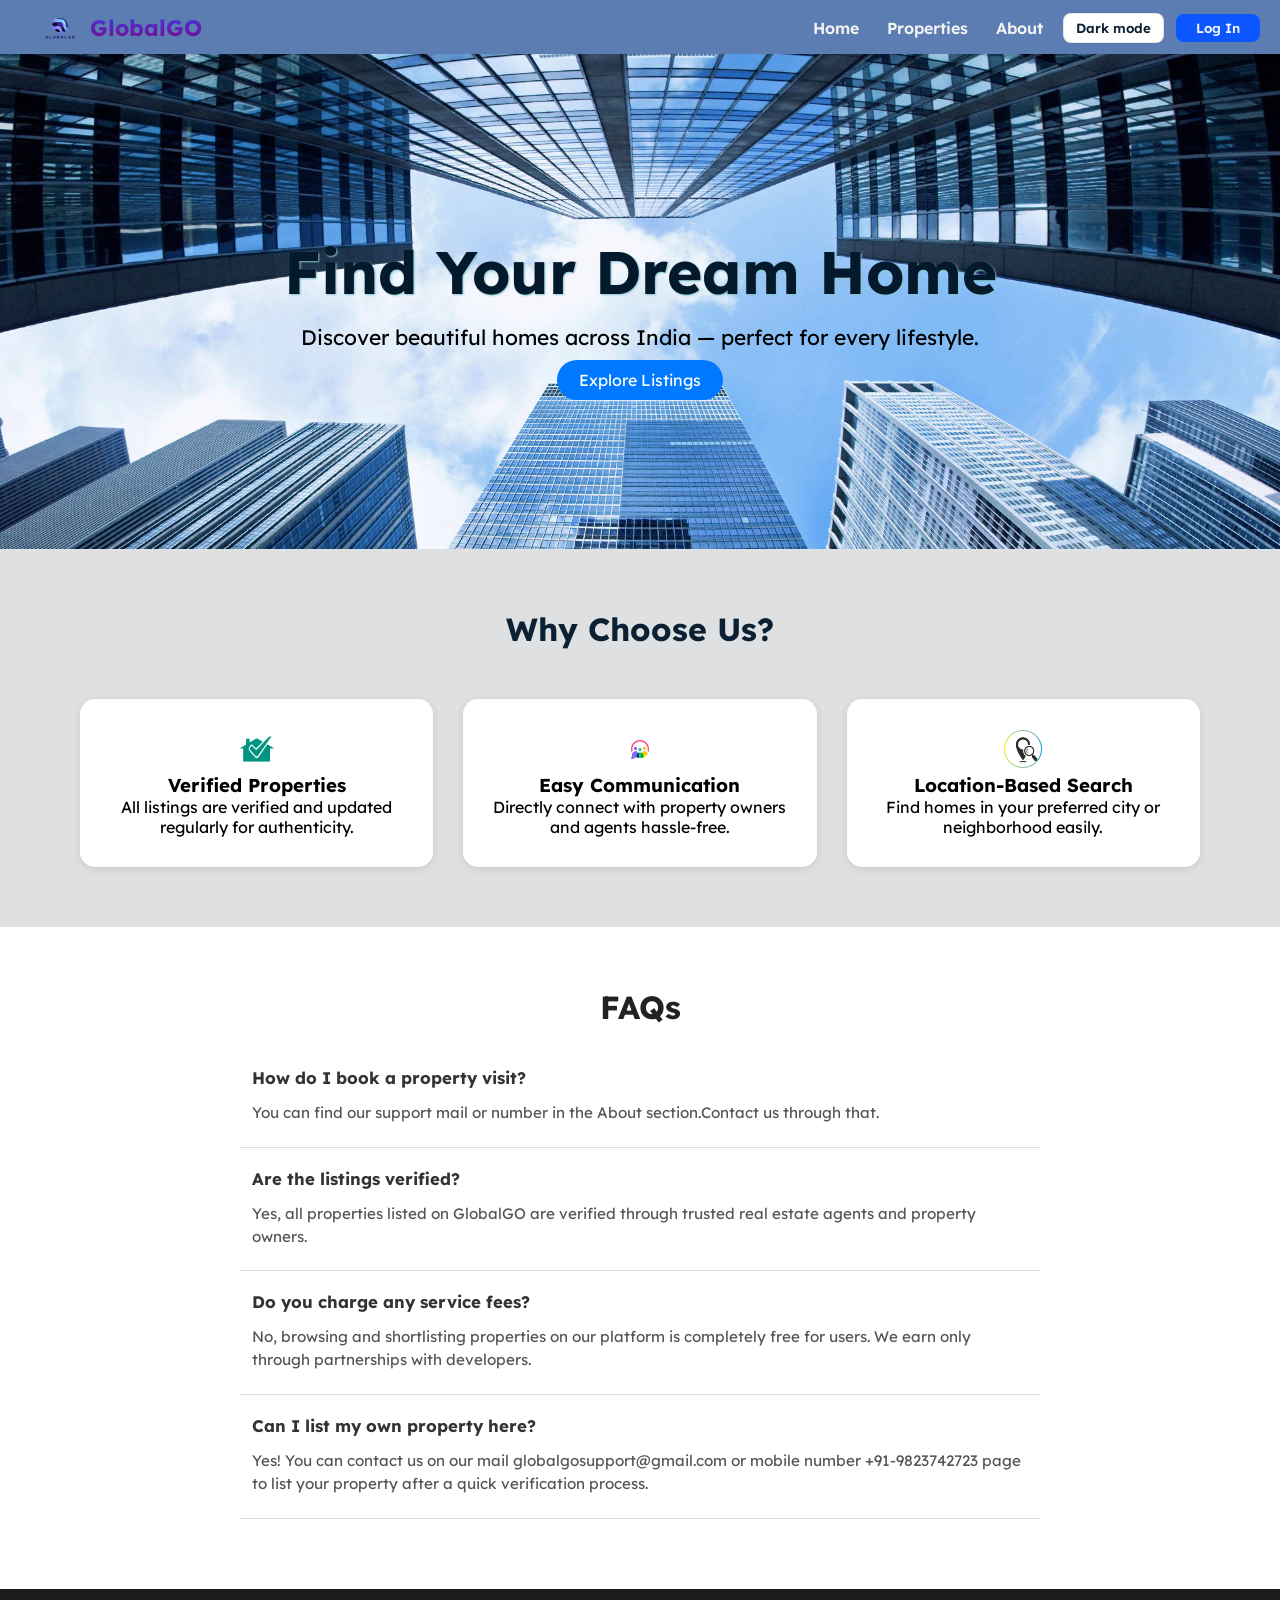
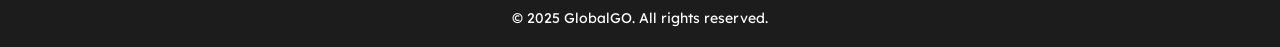
<file: capstone2/HTML/index.html>
<!DOCTYPE html>
<html lang="en">
<head>
    <meta charset="UTF-8">
    <meta name="viewport" content="width=device-width, initial-scale=1.0">
    <title>GlobalGO - Find Your Perfect Home</title>
    <link rel="stylesheet" href="../CSS/index.css">

    <link rel="preconnect" href="https://fonts.googleapis.com">
    <link rel="preconnect" href="https://fonts.gstatic.com" crossorigin>
    <link href="https://fonts.googleapis.com/css2?family=Lexend+Deca:wght@100..900&display=swap" rel="stylesheet">
</head>
<body>
    <header>
        <div class="logo">
            <img src="../images/logo.png" alt="logo" height="30" class="logopng"><span>GlobalGO</span></div>
        <nav class="lists">
            <a href="index.html" class="a1">Home</a>
            <a href="properties.html" class="a2" >Properties</a>
            <a href="about.html" class="a3">About</a>
            <button class="theme-toggle" id="theme-toggle" type="button">Dark mode</button>
            <button class="login-btn"><a href="signin.html" class="a4">Log In</a></button>
        </nav>
    </header>

    <section class="hero">
        <h1>Find Your Dream Home</h1>
        <p>Discover beautiful homes across India — perfect for every lifestyle.</p>
        <div><a href="properties.html" class="list_button">Explore Listings</a></div>
    </section>

    <section class="highlights">
        <h2>Why Choose Us?</h2>
        <div class="features">
        <div class="feature">
            <img src="../images/ver_prop.png" alt="ver_prop" height="40">
            <h3>Verified Properties</h3>
            <p>All listings are verified and updated regularly for authenticity.</p>
        </div>
        <div class="feature">
            <img src="../images/easy_com.png" alt="easy_com" height="40">
            <h3>Easy Communication</h3>
            <p>Directly connect with property owners and agents hassle-free.</p>
        </div>
        <div class="feature">
            <img src="../images/loc_srch.png" alt="loc_srch" height="40">
            <h3>Location-Based Search</h3>
            <p>Find homes in your preferred city or neighborhood easily.</p>
        </div>
        </div>
  </section>

    <section class="faq" id="faq">
    <h2>FAQs</h2>

    <div class="faq-container">

      <div class="faq-item">
        <div class="faq-question">How do I book a property visit?</div>
        <div class="faq-answer">
          <p>You can find our support mail or number in the About section.Contact us through that.</p>
        </div>
      </div>

      <div class="faq-item">
        <div class="faq-question">Are the listings verified?</div>
        <div class="faq-answer">
          <p>Yes, all properties listed on GlobalGO are verified through trusted real estate agents and property owners.</p>
        </div>
      </div>

      <div class="faq-item">
        <div class="faq-question">Do you charge any service fees?</div>
        <div class="faq-answer">
          <p>No, browsing and shortlisting properties on our platform is completely free for users. We earn only through partnerships with developers.</p>
        </div>
      </div>

      <div class="faq-item">
        <div class="faq-question">Can I list my own property here?</div>
        <div class="faq-answer">
          <p>Yes! You can contact us on our mail globalgosupport@gmail.com or mobile number +91-9823742723 page to list your property after a quick verification process.</p>
        </div>
      </div>

    </div>
  </section>


  <footer>
    <p>© 2025 GlobalGO. All rights reserved.</p>
  </footer>

  <script>
    const body = document.body;
    const themeToggle = document.getElementById('theme-toggle');
    const storedTheme = localStorage.getItem('theme');

    function applyTheme(theme) {
      const useDark = theme === 'dark';
      body.classList.toggle('dark-mode', useDark);
      if (themeToggle) {
        themeToggle.textContent = useDark ? 'Light mode' : 'Dark mode';
      }
    }

    if (storedTheme) {
      applyTheme(storedTheme);
    }

    if (themeToggle) {
      themeToggle.addEventListener('click', () => {
        const next = body.classList.contains('dark-mode') ? 'light' : 'dark';
        localStorage.setItem('theme', next);
        applyTheme(next);
      });
    }
  </script>
</body>
</html>
</file>
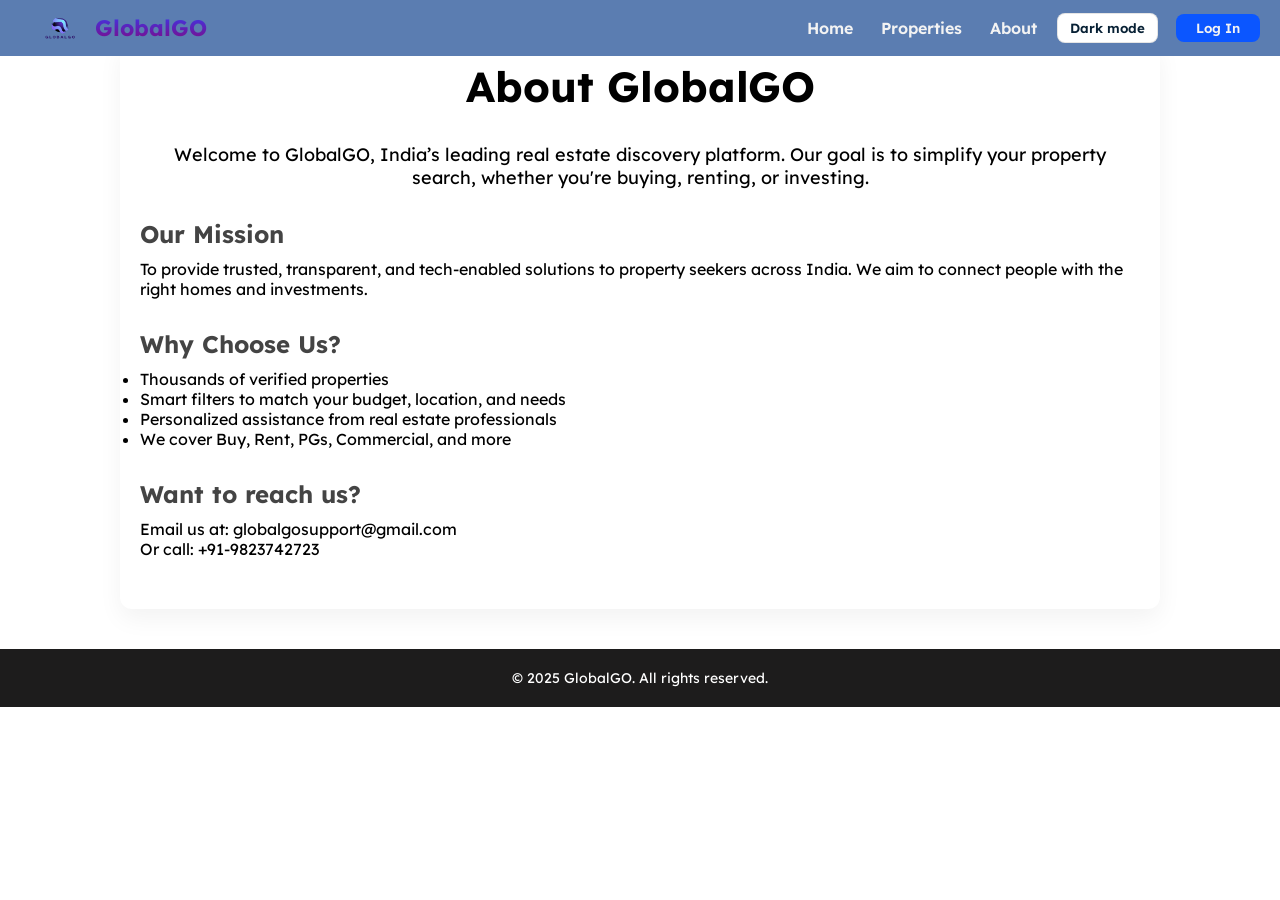
<file: capstone2/HTML/about.html>
<!DOCTYPE html>
<html lang="en">
<head>
    <meta charset="UTF-8">
    <meta name="viewport" content="width=device-width, initial-scale=1.0">
    <title>GlobalGO - Find Your Perfect Home</title>
    <link rel="stylesheet" href="../CSS/about.css">

    <link rel="preconnect" href="https://fonts.googleapis.com">
    <link rel="preconnect" href="https://fonts.gstatic.com" crossorigin>
    <link href="https://fonts.googleapis.com/css2?family=Lexend+Deca:wght@100..900&display=swap" rel="stylesheet">
</head>
<body>
    <header>
        <div class="logo">
            <img src="../images/logo.png" alt="logo" height="30" class="logopng"><span>GlobalGO</span></div>
        <nav class="lists">
            <a href="index.html" class="a1">Home</a>
            <a href="properties.html" class="a2" >Properties</a>
            <a href="about.html" class="a3">About</a>
            <button class="theme-toggle" id="theme-toggle" type="button">Dark mode</button>
            <button class="login-btn"><a href="signin.html" class="a4">Log In</a></button>
        </nav>
    </header>


    <section class="about-section">
        <h1>About GlobalGO</h1>
        <p class="intro">Welcome to GlobalGO, India’s leading real estate discovery platform. Our goal is to simplify your property search, whether you're buying, renting, or investing.</p>

        <div class="mission">
            <h2>Our Mission</h2>
            <p>To provide trusted, transparent, and tech-enabled solutions to property seekers across India. We aim to connect people with the right homes and investments.</p>
        </div>

        <div class="why-choose">
            <h2>Why Choose Us?</h2>
            <ul>
                <li>Thousands of verified properties</li>
                <li>Smart filters to match your budget, location, and needs</li>
                <li>Personalized assistance from real estate professionals</li>
                <li>We cover Buy, Rent, PGs, Commercial, and more</li>
            </ul>
        </div>

        <div class="support">
            <h2>Want to reach us?</h2>
            <p>Email us at: globalgosupport@gmail.com</p>
            <p>Or call: +91-9823742723</p>
        </div>
    </section>


    <footer>
        <p>© 2025 GlobalGO. All rights reserved.</p>
    </footer>

    <script>
        const body = document.body;
        const themeToggle = document.getElementById('theme-toggle');
        const storedTheme = localStorage.getItem('theme');

        function applyTheme(theme) {
            const useDark = theme === 'dark';
            body.classList.toggle('dark-mode', useDark);
            if (themeToggle) {
                themeToggle.textContent = useDark ? 'Light mode' : 'Dark mode';
            }
        }

        if (storedTheme) {
            applyTheme(storedTheme);
        }

        if (themeToggle) {
            themeToggle.addEventListener('click', () => {
                const next = body.classList.contains('dark-mode') ? 'light' : 'dark';
                localStorage.setItem('theme', next);
                applyTheme(next);
            });
        }
    </script>

</body>
</html>
</file>
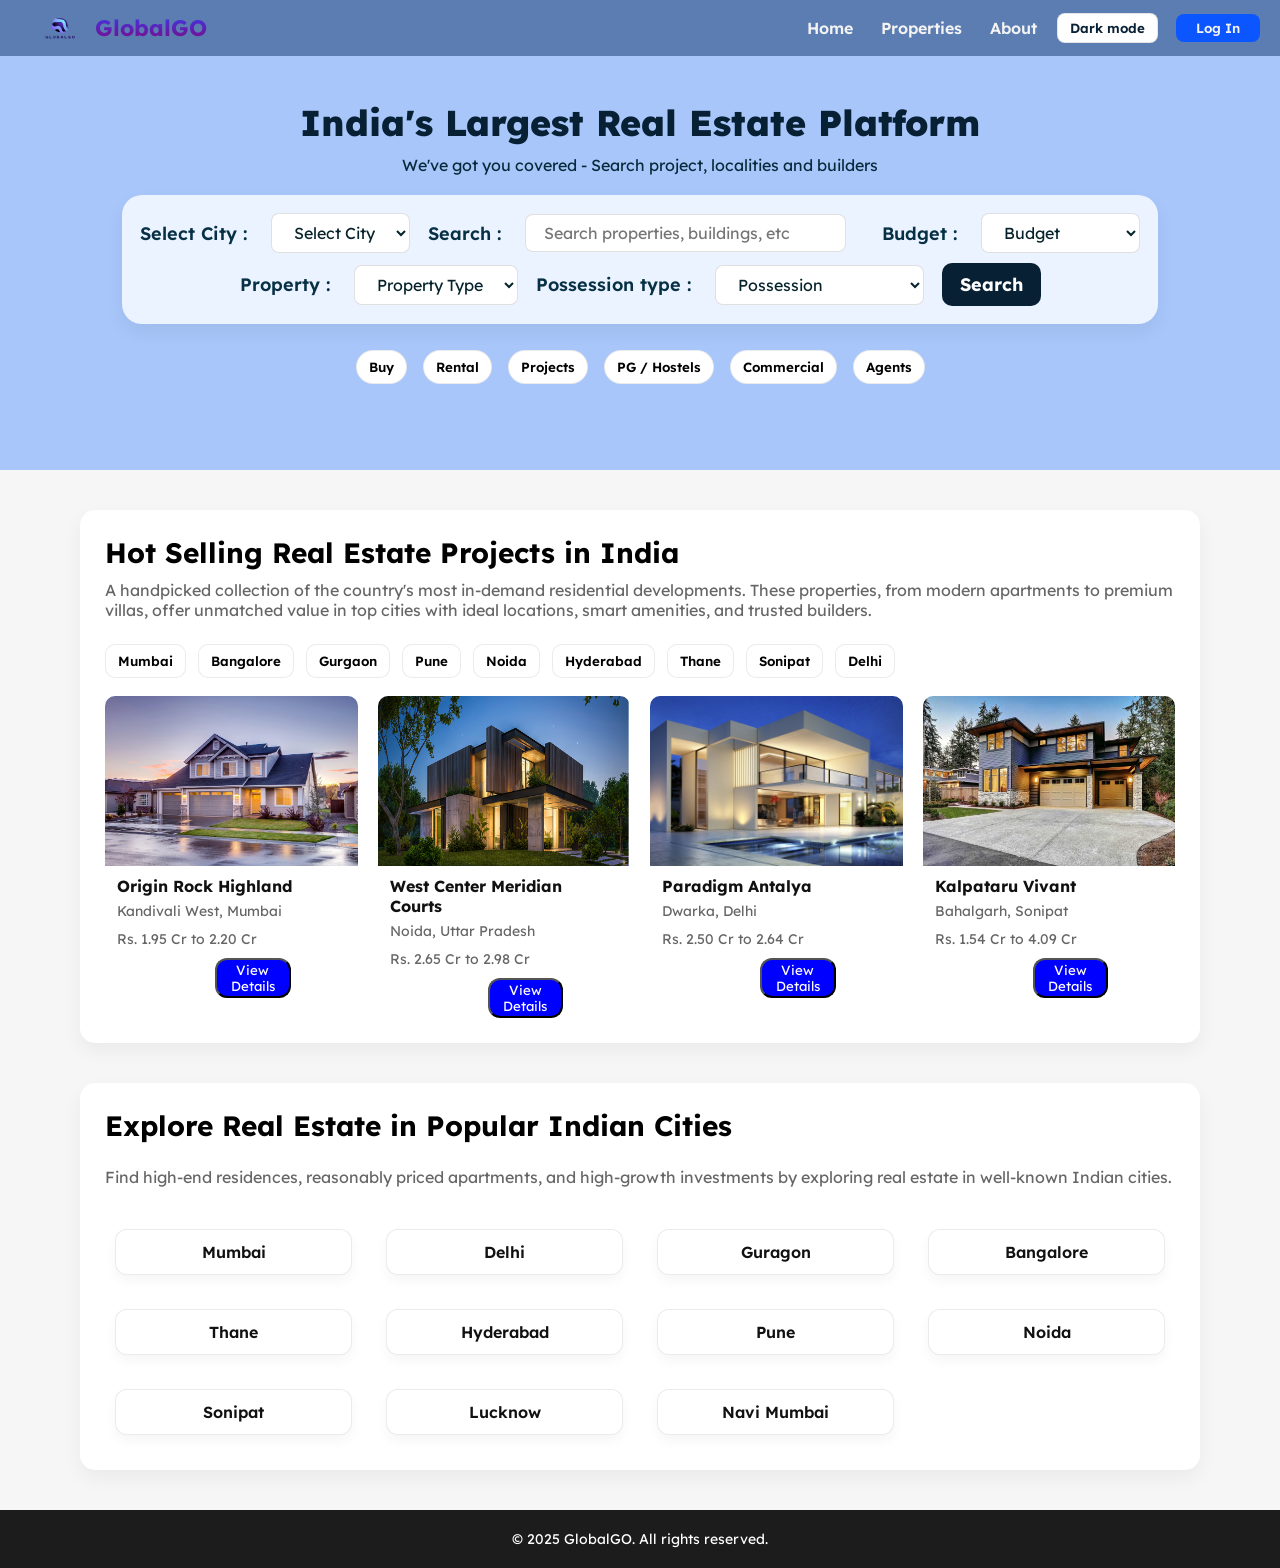
<file: capstone2/HTML/properties.html>
<!DOCTYPE html>
<html lang="en">
<head>
    <meta charset="UTF-8">
    <meta name="viewport" content="width=device-width, initial-scale=1.0">
    <title>GlobalGO - Find Your Perfect Home</title>
    <link rel="stylesheet" href="../CSS/properties.css">

    <link rel="preconnect" href="https://fonts.googleapis.com">
    <link rel="preconnect" href="https://fonts.gstatic.com" crossorigin>
    <link href="https://fonts.googleapis.com/css2?family=Lexend+Deca:wght@100..900&display=swap" rel="stylesheet">
</head>
<body>
    <header>
        <div class="logo">
            <img src="../images/logo.png" alt="logo" height="30" class="logopng"><span>GlobalGO</span></div>
        <nav class="lists">
            <a href="index.html" class="a1">Home</a>
            <a href="properties.html" class="a2" >Properties</a>
            <a href="about.html" class="a3">About</a>
            <button class="theme-toggle" id="theme-toggle" type="button">Dark mode</button>
            <button class="login-btn"><a href="signin.html" class="a4">Log In</a></button>
        </nav>
    </header>


    <section>
        <div class="div1">
            <h2 class="heading2">India's Largest Real Estate Platform</h2>
            <p class="srch-para">We've got you covered - Search project, localities and builders</p>

            <div class="form-div">
                <form class="srch-form" action="#" method="get">
                <label for="city">Select City : </label>
                <select id="city" name="city" class="city">
                    <option>Select City</option>
                    <option>Mumbai</option>
                    <option>Delhi</option>
                    <option>Bangalor</option>
                </select>

                <label for="srch-box">Search : </label>
                <input type="search" id="srch-box" name="srch-box" placeholder="Search properties, buildings, etc" class="srch-box">
                <br>

                <label for="budget">Budget : </label>
                <select id="budget" name="budget" class="budget">
                    <option>Budget</option>
                    <option>Rs 0 to 50L</option>
                    <option>Rs 50L to 1Cr</option>
                    <option>Rs 1Cr to 2Cr</option>
                </select>

                <label for="property">Property : </label>
                <select id="prop-type" name="prop-type" class="prop-type">
                    <option>Property Type</option>
                    <option>2 BHK</option>
                    <option>3 BHK</option>
                </select>

                <label for="possession">Possession type : </label>
                <select id="possession" name="possession" class="possession">
                    <option>Possession</option>
                    <option>Ready To Move</option>
                    <option>Under Construction</option>
                </select>

                <button class="srch-btn">Search</button>
                </form>
            </div>

            <div class="btn-div">
                <button>Buy</button>
                <button>Rental</button>
                <button>Projects</button>
                <button>PG / Hostels</button>
                <button>Commercial</button>
                <button>Agents</button>
            </div>

        </div>
    </section>

    <section class="section-2">
        <div class="prop-show">
            <h2>Hot Selling Real Estate Projects in India</h2>
            <p>A handpicked collection of the country's most in-demand residential developments. These properties, from modern apartments to premium villas, offer unmatched value in top cities with ideal locations, smart amenities, and trusted builders.
            </p>
            <div>
                <button class="city-btn">Mumbai</button>
                <button class="city-btn">Bangalore</button>
                <button class="city-btn">Gurgaon</button>
                <button class="city-btn">Pune</button>
                <button class="city-btn">Noida</button>
                <button class="city-btn">Hyderabad</button>
                <button class="city-btn">Thane</button>
                <button class="city-btn">Sonipat</button>
                <button class="city-btn">Delhi</button>
            </div>

            <div class="prop-div">
                <div class="prop1">
                    <img src="../images/prop1.png" alt="prop1_image">
                    <h6>Origin Rock Highland</h6>
                    <p>Kandivali West, Mumbai</p>
                    <p>Rs. 1.95 Cr to 2.20 Cr</p>
                    <button class="prop-btn">View Details</button>
                </div>

                <div class="prop2">
                    <img src="../images/prop2.png" alt="prop2_image">
                    <h6>West Center Meridian Courts</h6>
                    <p>Noida, Uttar Pradesh</p>
                    <p>Rs. 2.65 Cr to 2.98 Cr</p>
                    <button class="prop-btn">View Details</button>
                </div>

                <div class="prop3">
                    <img src="../images/prop3.png" alt="prop3_image">
                    <h6>Paradigm Antalya</h6>
                    <p>Dwarka, Delhi</p>
                    <p>Rs. 2.50 Cr to 2.64 Cr</p>
                    <button class="prop-btn">View Details</button>
                </div>

                <div class="prop4">
                    <img src="../images/prop4.png" alt="prop4_image">
                    <h6>Kalpataru Vivant</h6>
                    <p>Bahalgarh, Sonipat</p>
                    <p>Rs. 1.54 Cr to 4.09 Cr</p>
                    <button class="prop-btn">View Details</button>
                </div>
            </div>
        </div>

        <div class="city-name">
            <h2>Explore Real Estate in Popular Indian Cities</h2>
            <p>Find high-end residences, reasonably priced apartments, and high-growth investments by exploring real estate in well-known Indian cities.</p>
            <button>Mumbai</button>
            <button>Delhi</button>
            <button>Guragon</button>
            <button>Bangalore</button>
            <button>Thane</button>
            <button>Hyderabad</button>
            <button>Pune</button>
            <button>Noida</button>
            <button>Sonipat</button>
            <button>Lucknow</button>
            <button>Navi Mumbai</button>
        </div>
    </section>

    <footer>
    <p>© 2025 GlobalGO. All rights reserved.</p>
    </footer>

    <script>
        const body = document.body;
        const themeToggle = document.getElementById('theme-toggle');
        const storedTheme = localStorage.getItem('theme');

        function applyTheme(theme) {
            const useDark = theme === 'dark';
            body.classList.toggle('dark-mode', useDark);
            if (themeToggle) {
                themeToggle.textContent = useDark ? 'Light mode' : 'Dark mode';
            }
        }

        if (storedTheme) {
            applyTheme(storedTheme);
        }

        if (themeToggle) {
            themeToggle.addEventListener('click', () => {
                const next = body.classList.contains('dark-mode') ? 'light' : 'dark';
                localStorage.setItem('theme', next);
                applyTheme(next);
            });
        }
    </script>

</body>
</html>
</file>
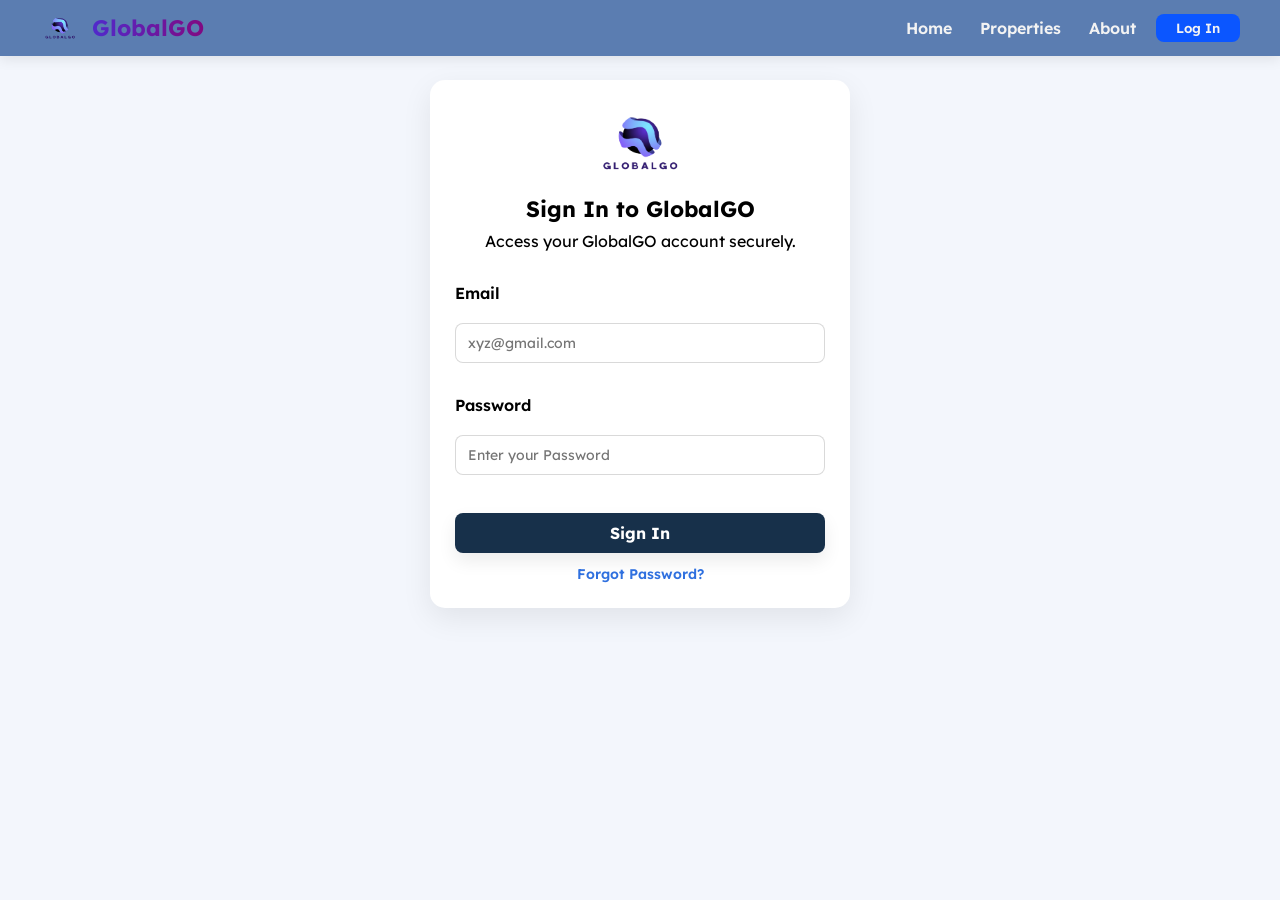
<file: capstone2/HTML/signin.html>
<!DOCTYPE html>
<html lang="en">
<head>
  <meta charset="utf-8" />
  <meta name="viewport" content="width=device-width,initial-scale=1" />
  <title>Login — GlobalGO</title>
  <link rel="stylesheet" href="../CSS/login.css">

    <link rel="preconnect" href="https://fonts.googleapis.com">
    <link rel="preconnect" href="https://fonts.gstatic.com" crossorigin>
    <link href="https://fonts.googleapis.com/css2?family=Lexend+Deca:wght@100..900&display=swap" rel="stylesheet">
</head>
<body>

    <header>
        <div class="logo">
            <img src="../images/logo.png" alt="logo" height="30" class="logopng"><span>GlobalGO</span></div>
        <nav class="lists">
            <a href="index.html" class="a1">Home</a>
            <a href="properties.html" class="a2" >Properties</a>
            <a href="about.html" class="a3">About</a>
            <button class="login-btn"><a href="signin.html" class="a4">Log In</a></button>
        </nav>
    </header>


    <div>
        <div>
            <img src="../images/logo.png" alt="logo" class="image">
            <p class="a">Sign In to GlobalGO</p>
            <p class="b">Access your GlobalGO account securely.</p><br>
            <form action="" method="post" id="login-form">
                <label for="email">Email</label><br>
                <input type="email" id="email" name="email" placeholder="xyz@gmail.com" required><br><br>
                
                <label for="password">Password</label><br>
                <input type="password" id="password" name="password" placeholder="Enter your Password" required><br><br>

                <button type="submit" id="submit-btn">Sign In</button>
            </form>

            <a href="#" style="color: rgb(47, 112, 223);">Forgot Password?</a>
        </div>
    </div>
    <script>
      // Show a success message on form submission (demo only)
      const loginForm = document.getElementById('login-form');
      if (loginForm) {
        loginForm.addEventListener('submit', function (event) {
          event.preventDefault(); // prevent page reload since no backend
          alert('Login successful!');
        });
      }

    </script>
</body>
</html>
</file>
<file: capstone2/CSS/index.css>
* {
  margin: 0;
  padding: 0;
}

body {
  background-color: rgb(222, 224, 225);
}

header {
  position: fixed;
  top: 0;
  left: 0;
  width: 100%;
  display: flex;
  justify-content: space-between;
  align-items: center;
  padding: 12px 40px;
  background: #5b7db1;
}
.logo {
  font-size: 1.4rem;
  color: #fff;
  font-weight: 700;
  display: flex;
  align-items: center;
  gap: 10px;
  background: linear-gradient(rgb(58, 58, 238),rgb(129, 9, 129));
  background-clip: text;
  color: transparent;
}
.logopng { 
  height: 30px; 
}

nav.lists {
  display: flex; 
  align-items: center;
  gap: 12px; 
}
nav.lists a {
  text-decoration: none;
  color: #f3f3f3;
  font-weight: 600;
  padding: 6px 8px;
}
nav.lists a:hover { 
  color: #111; 
}
.theme-toggle {
  background: #ffffff;
  color: #0b2033;
  border: 1px solid rgba(0,0,0,0.1);
  padding: 6px 12px;
  border-radius: 8px;
  cursor: pointer;
  font-weight: 600;
}
.theme-toggle:hover {
  background: #eef2ff;
}

.login-btn {
  background-color: #0b56ff;
  border: none;
  padding: 6px 12px;
  border-radius: 8px;
  cursor: pointer;
  margin-right: 60px;
}
.hero {
  position: relative;
  height: 15vh; 
  margin-top: 54px;
  align-items: center;
  justify-content: center;
  text-align: center;
  background-image: url(background.jpg);
  background-position: center;
  background-repeat: no-repeat;
  background-size: cover;
  padding: 180px 20px;
  overflow: hidden;
  background-color: rgba(255,255,255,0.2);
}

.hero h1 {
  text-align: center;
  font-size: 60px;
  margin-bottom: 5px;
  color: #05192d;
  text-shadow: 1px 1px 2px rgb(130, 199, 208);
  padding-bottom: 10px;
}
.hero p {
  text-align: center;
  margin-bottom: 10px;
  font-size: 21px;
}

.hero div {
  display: flex;
  justify-content: center;
  align-items: center;
}

.hero a, .hero .list_button, .hero .btn {
  display: inline-block;
  background: #0078ff;
  color: rgb(255, 255, 255);
  padding: 10px 18px;
  border-radius: 25px;
  text-decoration: none;
  transition: background 0.25s, transform 0.12s;
  min-width: 130px;
  max-width: 250px;
  text-align: center;
  white-space: nowrap;
}

.hero a:hover, .hero .btn:hover {
  background: #005ec9;
  transform: translateY(-2px);
}
.features {
  display: flex;
  justify-content: center;
  gap: 30px;
}
.feature {
  background: white;
  border-radius: 15px;
  padding: 30px;
  width: 300px;
  box-shadow: 0 2px 8px rgba(0,0,0,0.1);
}

.feature:hover {
  transform: translateY(-8px);
  box-shadow: 0 10px 25px rgba(0,0,0,0.1);
}
.highlights {
  text-align: center;
  padding: 60px 80px;
}

.highlights h2 {
  font-size: 2rem;
  margin-bottom: 50px;
  color: #0b2033;
  position: relative;
}
footer {
  background: #1d1c1c;
  color: white;
  text-align: center;
  padding: 20px;
  font-size: 14px;
}

.faq {
  padding: 60px 50px;
  background: #fff;
  text-align: center;
}

.faq h2 {
  font-size: 2rem;
  margin-bottom: 30px;
  color: #222;
}

.faq-container {
  max-width: 800px;
  margin: 0 auto;
  text-align: left;
}

.faq-item {
  border-bottom: 1px solid #ddd;
  margin-bottom: 10px;
  padding-bottom: 10px;
  position: relative;
}

.faq-question {
  display: block;
  font-weight: 700;
  font-size: 1.05rem;
  padding: 10px 12px 4px;
  color: #333;
}

.faq-answer {
  padding: 0 12px 12px;
}

.faq-answer p {
  font-size: 0.95rem;
  color: #555;
  line-height: 1.5;
  margin-top: 10px;
}

* {
  font-family: "Lexend Deca", sans-serif;
  font-optical-sizing: auto;
  font-weight: <weight>;
  font-style: normal;
}

body.dark-mode {
  background-color: #0f172a;
  color: #e5e7eb;
}
body.dark-mode header {
  background: #0b1220;
  box-shadow: 0 4px 12px rgba(0,0,0,0.3);
}
body.dark-mode nav.lists a {
  color: #e5e7eb;
}
body.dark-mode nav.lists a:hover {
  color: #cbd5f5;
}
body.dark-mode .theme-toggle {
  background: #111827;
  color: #e5e7eb;
  border-color: #1f2937;
}
body.dark-mode .login-btn {
  background-color: #2563eb;
}
body.dark-mode .hero {
  background-color: rgba(15,23,42,0.7);
}
body.dark-mode .hero h1,
body.dark-mode .hero p {
  color: #e5e7eb;
}
body.dark-mode .highlights {
  background: #0f172a;
}
body.dark-mode .highlights h2 {
  color: #e5e7eb;
}
body.dark-mode .feature {
  background: #111827;
  color: #e5e7eb;
  box-shadow: 0 2px 8px rgba(0,0,0,0.35);
}
body.dark-mode .feature p {
  color: #cbd5e1;
}
body.dark-mode .faq {
  background: #0f172a;
}
body.dark-mode .faq h2 {
  color: #e5e7eb;
}
body.dark-mode .faq-item {
  border-bottom: 1px solid #1f2937;
}
body.dark-mode .faq-question {
  color: #e5e7eb;
}
body.dark-mode .faq-answer p {
  color: #cbd5e1;
}
body.dark-mode footer {
  background: #0b1220;
}
@media (max-width: 1024px) {
  header {
    padding: 12px 24px;
  }
  .features {
    gap: 18px;
  }
  .feature {
    width: 260px;
  }
  .highlights {
    padding: 50px 40px;
  }
}

@media (max-width: 768px) {
  header {
    flex-direction: column;
    gap: 10px;
    align-items: flex-start;
  }
  nav.lists {
    flex-wrap: wrap;
    gap: 8px;
  }
  .hero {
    padding: 140px 20px 120px;
  }
  .hero h1 {
    font-size: 42px;
  }
  .hero p {
    font-size: 18px;
  }
  .features {
    flex-direction: column;
    align-items: center;
  }
  .feature {
    width: 100%;
    max-width: 420px;
  }
  .highlights {
    padding: 40px 20px;
  }
  .faq {
    padding: 40px 20px;
  }
  .faq-container {
    width: 100%;
    padding: 0 4px;
  }
}

@media (max-width: 480px) {
  header {
    padding: 10px 16px;
  }
  .logo {
    font-size: 1.1rem;
  }
  .hero {
    padding: 120px 16px 100px;
  }
  .hero h1 {
    font-size: 32px;
  }
  .hero p {
    font-size: 16px;
  }
  .feature {
    padding: 20px;
  }
  .faq-question {
    font-size: 1rem;
  }
}
</file>
<file: capstone2/CSS/about.css>
* {
  margin: 0;
  padding: 0;
}

header {
  position: fixed;
  top: 0;
  left: 0;
  width: 100%;
  display: flex;
  justify-content: space-between;
  align-items: center;
  padding: 12px 40px;
  background: #5b7db1;
}
.logo {
  font-size: 1.4rem;
  color: #fff;
  font-weight: 700;
  display: flex;
  align-items: center;
  gap: 15px;
  background: linear-gradient(rgb(58, 58, 238),rgb(129, 9, 129));
  background-clip: text;
  color: transparent;
}
.logopng { 
  height: 30px; 
}

nav.lists {
  display: flex; 
  align-items: center;
  gap: 12px; 
}
nav.lists a {
  text-decoration: none;
  color: #f3f3f3;
  font-weight: 600;
  padding: 6px 8px;
}
nav.lists a:hover { 
  color: #111; 
}
.theme-toggle {
  background: #ffffff;
  color: #072034;
  border: 1px solid rgba(0,0,0,0.1);
  padding: 6px 12px;
  border-radius: 8px;
  cursor: pointer;
  font-weight: 600;
  margin-right: 6px;
}
.theme-toggle:hover {
  background: #eef2ff;
}

.login-btn {
  background-color: #0b56ff;
  border: none;
  padding: 6px 12px;
  border-radius: 8px;
  cursor: pointer;
  margin-right: 60px;
}
footer {
  background: #1d1c1c;
  color: white;
  text-align: center;
  padding: 20px;
  font-size: 14px;
}


.about-section {
    width: 1000px;
    margin: 40px auto;
    padding: 20px;
    background: white;
    border-radius: 12px;
    box-shadow: 0 10px 25px rgba(0,0,0,0.05);
}
.about-section h1 {
    font-size: 42px;
    margin-bottom: 30px;
    text-align: center;
}
.about-section .intro {
    font-size: 18px;
    text-align: center;
    margin-bottom: 30px;
    color: black;
}
.mission, .why-choose, .support{
    margin-bottom: 30px;
}
.mission h2, .why-choose h2, .support h2 {
    font-size: 24px;
    margin-bottom: 10px;
    color: #444;
}

* {
  font-family: "Lexend Deca", sans-serif;
  font-optical-sizing: auto;
  font-weight: <weight>;
  font-style: normal;
}

@media (max-width: 1024px) {
  header {
    padding: 12px 24px;
  }
  .about-section {
    width: 90%;
    padding: 20px;
  }
}

@media (max-width: 768px) {
  header {
    flex-direction: column;
    gap: 10px;
    align-items: flex-start;
  }
  nav.lists {
    flex-wrap: wrap;
    gap: 8px;
  }
  .about-section {
    width: 94%;
    margin: 24px auto;
  }
  .about-section h1 {
    font-size: 34px;
  }
  .about-section .intro {
    font-size: 16px;
  }
}

@media (max-width: 520px) {
  header {
    padding: 10px 16px;
  }
  .logo {
    font-size: 1.2rem;
  }
  .about-section h1 {
    font-size: 28px;
  }
  .about-section {
    padding: 16px;
  }
}

body.dark-mode {
  background: #0f172a;
  color: #e5e7eb;
}
body.dark-mode header {
  background: #0b1220;
  box-shadow: 0 4px 12px rgba(0,0,0,0.3);
}
body.dark-mode nav.lists a {
  color: #e5e7eb;
}
body.dark-mode nav.lists a:hover {
  color: #cbd5f5;
}
body.dark-mode .theme-toggle {
  background: #111827;
  color: #e5e7eb;
  border-color: #1f2937;
}
body.dark-mode .login-btn {
  background-color: #2563eb;
}
body.dark-mode .about-section {
  background: #111827;
  color: #e5e7eb;
  box-shadow: 0 10px 25px rgba(0,0,0,0.35);
}
body.dark-mode .about-section .intro,
body.dark-mode .mission h2,
body.dark-mode .why-choose h2,
body.dark-mode .support h2 {
  color: #e5e7eb;
}
body.dark-mode footer {
  background: #0b1220;
}
</file>
<file: capstone2/CSS/properties.css>
* {
  overflow: hidden;  
  margin: 0;
  padding: 0;
}

html,
body {
  overflow-x: hidden;
  overflow-y: auto;
  min-height: 100%;
}

header {
  position: fixed;
  top: 0;
  left: 0;
  width: 100%;
  display: flex;
  justify-content: space-between;
  align-items: center;
  padding: 12px 40px;
  background: #5b7db1;
}
.logo {
  font-size: 1.4rem;
  color: #fff;
  font-weight: 700;
  display: flex;
  align-items: center;
  gap: 15px;
  background: linear-gradient(rgb(58, 58, 238),rgb(129, 9, 129));
  background-clip: text;
  color: transparent;
}
.logopng { 
  height: 30px; 
}

nav.lists {
  display: flex; 
  align-items: center;
  gap: 12px; 
}
nav.lists a {
  text-decoration: none;
  color: #f3f3f3;
  font-weight: 600;
  padding: 6px 8px;
}
nav.lists a:hover { 
  color: #111; 
}
.theme-toggle {
  background: #ffffff;
  color: #072034;
  border: 1px solid rgba(0,0,0,0.1);
  padding: 6px 12px;
  border-radius: 8px;
  cursor: pointer;
  font-weight: 600;
  margin-right: 6px;
}
.theme-toggle:hover {
  background: #eef2ff;
}

.login-btn {
  background-color: #0b56ff;
  border: none;
  padding: 6px 12px;
  border-radius: 8px;
  cursor: pointer;
  margin-right: 60px;
}
footer {
  background: #1d1c1c;
  color: white;
  text-align: center;
  padding: 20px;
  font-size: 14px;
}

.div1 {
  background-color: #a8c6fa;
  padding: 100px 20px 80px;
  text-align: center;
}

.heading2 {
  font-size: 36px;
  font-weight: 800;
  margin-bottom: 10px;
  color: #072034;
}
.srch-para {
  font-size: 16px;
  color: #08293a;
  margin-bottom: 20px;
}
.form-div {
  max-width: 1000px;
  margin: 0 auto;
  background: #eaf3ff;
  padding: 18px;
  border-radius: 20px;
  box-shadow: 0 8px 18px rgba(0,0,0,0.06);
}
.srch-form {
  font-size: 18px;
  display: flex;
  flex-wrap: wrap;
  align-items: center;
  justify-content: center;
  gap: 10px 18px;
}
.srch-form label { 
  color: #073045; 
  margin-right:6px; 
  font-weight:600; 
}

.srch-form select,
.srch-form input[type="search"] {
  padding: 8px 18px;
  border-radius: 8px;
  border: 1px solid rgba(0,0,0,0.12);
  background: #fff;
  color: #06222b;
  font-size: 16px;
}
.srch-box {
  min-width: 260px;
  flex: 1 1 260px;
}

.srch-btn {
  background: #072034;
  color: #fff;
  border: none;
  padding: 10px 18px;
  border-radius: 10px;
  font-size: 18px;
  cursor: pointer;
  font-weight: 700;
}

.btn-div {
  text-align: center;
  margin-top: 20px;
}
.btn-div button {
  background: #fff;
  border: 1px solid rgba(0,0,0,0.08);
  padding: 8px 12px;
  border-radius: 999px;
  margin: 6px;
  cursor: pointer;
  font-weight: 600;
}
.btn-div button:hover {
  box-shadow: 0 8px 18px rgba(0,0,0,0.06);
  font-size: 15px;
}
.section-2 {
  padding: 40px 80px;
  background: #f6f6f6;
  font-family: Inter, Arial, sans-serif;
}

.prop-show {
  background: #fff;
  padding: 25px;
  border-radius: 15px;
  box-shadow: 0 8px 20px rgba(0,0,0,0.05);
}

.prop-show h2 {
  margin-bottom: 10px;
  font-size: 28px;
}
.prop-show p {
  margin-bottom:18px;
  color: #666;
}
.city-btn{
  background: #fff;   
  border: 1px solid rgba(0,0,0,0.08);
  padding: 8px 12px;
  margin: 6px 8px 6px 0;
  border-radius: 10px;
  cursor: pointer;
  font-weight: 600;
}
.city-btn:hover{
  background: #111;
  color: #fff;
}

.prop-div{
  display: grid;
  grid-template-columns: repeat(4, 1fr);
  gap: 20px;
  margin-top: 12px;
}

.prop1,.prop2, .prop3, .prop4 {
  background: #fff;
  border-radius: 10px;
  text-align: left;
  display: flex;
  flex-direction: column;
}
.prop1 img, .prop2 img, .prop3 img, .prop4 img {
  height: 170px;

}
.prop1 h6, .prop2 h6, .prop3 h6, .prop4 h6 {
  margin: 10px 12px 6px;
  font-size: 16px;
  font-weight: 700;
  color: #111;
}
.prop1 p, .prop2 p, .prop3 p, .prop4 p {
  margin: 0 12px 10px;
  font-size: 14px;
}
.prop-btn{
  background-color: blue;
  color: white;
  border-radius: 12px;
  width: 30%;
  height: 40px;
  margin-left: 110px;
}
.prop-btn:hover{
  background-color: rgb(49, 108, 227);
  cursor: pointer;
}
.city-name{
  background: #fff;
  padding: 25px;
  border-radius: 15px;
  box-shadow: 0 8px 20px rgba(0,0,0,0.05);
  margin-top: 40px;
}

.city-name button{
  background-color: #94989940;
  border: 1px solid rgb(161, 158, 158);
  border-radius: 3px;
  margin: 10px;
  font-size: 30px;
}
.city-name h2 {
  margin-bottom: 10px;
  font-size: 28px;
}
.city-name p {
  margin-bottom:18px;
  color: #666;
}
.city-name {
    display: grid;
    grid-template-columns: repeat(4, 1fr);
    gap: 14px;
}

.city-name h2,
.city-name p {
    grid-column: span 4;
}

.city-name button {
    background: #fff;
    border: 1px solid rgba(0,0,0,0.08);
    padding: 12px 10px;
    border-radius: 12px;
    font-size: 16px;
    font-weight: 600;
    cursor: pointer;
    color: #111;
    box-shadow: 0 6px 12px rgba(0,0,0,0.04);
}

.city-name button:hover {
    transform: translateY(-5px);
    box-shadow: 0 12px 24px rgba(0,0,0,0.06);
}

* {
  font-family: "Lexend Deca", sans-serif;
  font-optical-sizing: auto;
  font-weight: <weight>;
  font-style: normal;
}

body.dark-mode {
  background: #0f172a;
  color: #e5e7eb;
}
body.dark-mode header {
  background: #0b1220;
  box-shadow: 0 4px 12px rgba(0,0,0,0.3);
}
body.dark-mode nav.lists a {
  color: #e5e7eb;
}
body.dark-mode nav.lists a:hover {
  color: #cbd5f5;
}
body.dark-mode .theme-toggle {
  background: #111827;
  color: #e5e7eb;
  border-color: #1f2937;
}
body.dark-mode .login-btn {
  background-color: #2563eb;
}
body.dark-mode .div1 {
  background-color: #111827;
  color: #e5e7eb;
}
body.dark-mode .heading2 {
  color: #e5e7eb;
}
body.dark-mode .srch-para {
  color: #cbd5e1;
}
body.dark-mode .form-div {
  background: #0f172a;
  box-shadow: 0 8px 18px rgba(0,0,0,0.4);
}
body.dark-mode .srch-form select,
body.dark-mode .srch-form input[type="search"] {
  background: #111827;
  color: #e5e7eb;
  border-color: #1f2937;
}
body.dark-mode .srch-btn {
  background: #2563eb;
}
body.dark-mode .btn-div button {
  background: #0f172a;
  color: #e5e7eb;
  border-color: #1f2937;
}
body.dark-mode .section-2 {
  background: #0f172a;
}
body.dark-mode .prop-show,
body.dark-mode .city-name {
  background: #111827;
  color: #e5e7eb;
  box-shadow: 0 8px 20px rgba(0,0,0,0.35);
}
body.dark-mode .prop-show h2 {
  color: #e5e7eb;
}
body.dark-mode .prop-show p {
  color: #cbd5e1;
}
body.dark-mode .prop-div .prop1,
body.dark-mode .prop-div .prop2,
body.dark-mode .prop-div .prop3,
body.dark-mode .prop-div .prop4 {
  background: #0f172a;
  color: #e5e7eb;
}
body.dark-mode .prop-div h6 {
  color: #e5e7eb;
}
body.dark-mode .prop-div p {
  color: #cbd5e1;
}
body.dark-mode .city-btn,
body.dark-mode .city-name button {
  background: #0f172a;
  color: #e5e7eb;
  border-color: #1f2937;
}
body.dark-mode .city-name button:hover {
  box-shadow: 0 12px 24px rgba(0,0,0,0.45);
}
body.dark-mode footer {
  background: #0b1220;
}

@media (max-width: 1200px) {
  .prop-div {
    grid-template-columns: repeat(3, 1fr);
  }
  .city-name {
    grid-template-columns: repeat(3, 1fr);
  }
}

@media (max-width: 900px) {
  header {
    padding: 12px 24px;
    flex-direction: column;
    align-items: flex-start;
    gap: 10px;
  }
  nav.lists {
    flex-wrap: wrap;
    gap: 8px;
  }
  .prop-div {
    grid-template-columns: repeat(2, 1fr);
  }
  .city-name {
    grid-template-columns: repeat(2, 1fr);
  }
  .section-2 {
    padding: 30px 24px;
  }
}

@media (max-width: 640px) {
  .form-div {
    padding: 14px;
  }
  .srch-form {
    flex-direction: column;
    align-items: stretch;
  }
  .srch-form label {
    margin-right: 0;
  }
  .srch-form select,
  .srch-form input[type="search"] {
    width: 100%;
  }
  .prop-div {
    grid-template-columns: 1fr;
  }
  .city-name {
    grid-template-columns: 1fr;
  }
  .section-2 {
    padding: 24px 16px;
  }
  header {
    padding: 12px 16px;
  }
  .logo {
    font-size: 1.2rem;
  }
}
</file>
<file: capstone2/CSS/login.css>
* {
  box-sizing: border-box;
  margin: 0;
  padding: 0;
}

body {
  background-color: #f3f6fc;
  padding: 80px 20px 40px;
}

header {
  position: fixed;
  top: 0;
  left: 0;
  width: 100%;
  display: flex;
  justify-content: space-between;
  align-items: center;
  padding: 12px 40px;
  background: #5b7db1;
  z-index: 1000;
  box-shadow: 0 4px 12px rgba(0,0,0,0.08);
}

.logo {
  font-size: 1.4rem;
  font-weight: 700;
  display: flex;
  align-items: center;
  gap: 12px;
  background: linear-gradient(90deg, rgb(58,58,238), rgb(129,9,129));
  background-clip: text;
  color: transparent;
}
.logopng {
  height: 30px;
}

nav.lists {
  display: flex;
  align-items: center;
  gap: 12px;
}
nav.lists a {
  text-decoration: none;
  color: #f3f3f3;
  font-weight: 600;
  padding: 6px 8px;
}
nav.lists a:hover {
  color: #111;
}
.login-btn {
  background-color: #0b56ff;
  border: none;
  padding: 6px 12px;
  border-radius: 8px;
  cursor: pointer;
  background-color: #0b56ff;
  border: none;
  padding: 6px 12px;
  border-radius: 8px;
  cursor: pointer;
  margin-right: 0px;
}
.login-btn a {
  color: #fff;
  text-decoration: none;
}


body > div {
  max-width: 420px;
  margin: 0 auto;
  background: #ffffff;
  padding: 25px;
  border-radius: 15px;
  box-shadow: 0 10px 30px rgba(0,0,0,0.08);
  text-align: center;
}

.image {
  width: 100px;
  margin-bottom: 10px;
}

.a {
  font-size: 22px; 
  font-weight: 700; 
  color: #000;
}


.b {
  color: #000;
  margin-top: 8px;
}

#login-form {
  margin-top: 12px;
  text-align: left;
}

#login-form label {
  font-weight: 600;
  display: block;
}

#login-form input {
  width: 100%;
  padding: 10px 12px;
  margin-bottom: 12px;
  border-radius: 8px;
  border: 1px solid rgba(0,0,0,0.15);
  font-size: 14px;
}

#submit-btn {
  width: 100%;
  background-color: #17304a;
  color: white;
  padding: 10px 14px;
  margin-top: 6px;
  border-radius: 8px;
  font-size: 16px;
  font-weight: 700;
  cursor: pointer;
  border: none;
  box-shadow: 0 8px 18px rgba(0,0,0,0.08);
}
#submit-btn:hover {
  background-color: #0f2233ab;
}

body > div a {
  display: block;
  margin-top: 12px;
  font-size: 14px;
  font-weight: 600;
  color: rgb(47,112,223);
  text-decoration: none;
}
body > div a:hover { 
    text-decoration: underline; 
}

* {
  font-family: "Lexend Deca", sans-serif;
  font-optical-sizing: auto;
  font-weight: <weight>;
  font-style: normal;
}

@media (max-width: 900px) {
@media (max-width: 900px) {
  header {
    padding: 12px 24px;
    flex-direction: column;
    gap: 10px;
    align-items: flex-start;
  }
  nav.lists {
    flex-wrap: wrap;
    gap: 8px;
  }
  body {
    padding: 100px 16px 40px;
  }
  body > div {
    width: 100%;
  }
}

@media (max-width: 540px) {
  header {
    padding: 10px 16px;
  }
  .logo {
    font-size: 1.2rem;
  }
  body {
    padding: 90px 12px 32px;
  }
  body > div {
    padding: 18px;
  }
  #login-form input {
    padding: 10px;
  }
}
</file>
